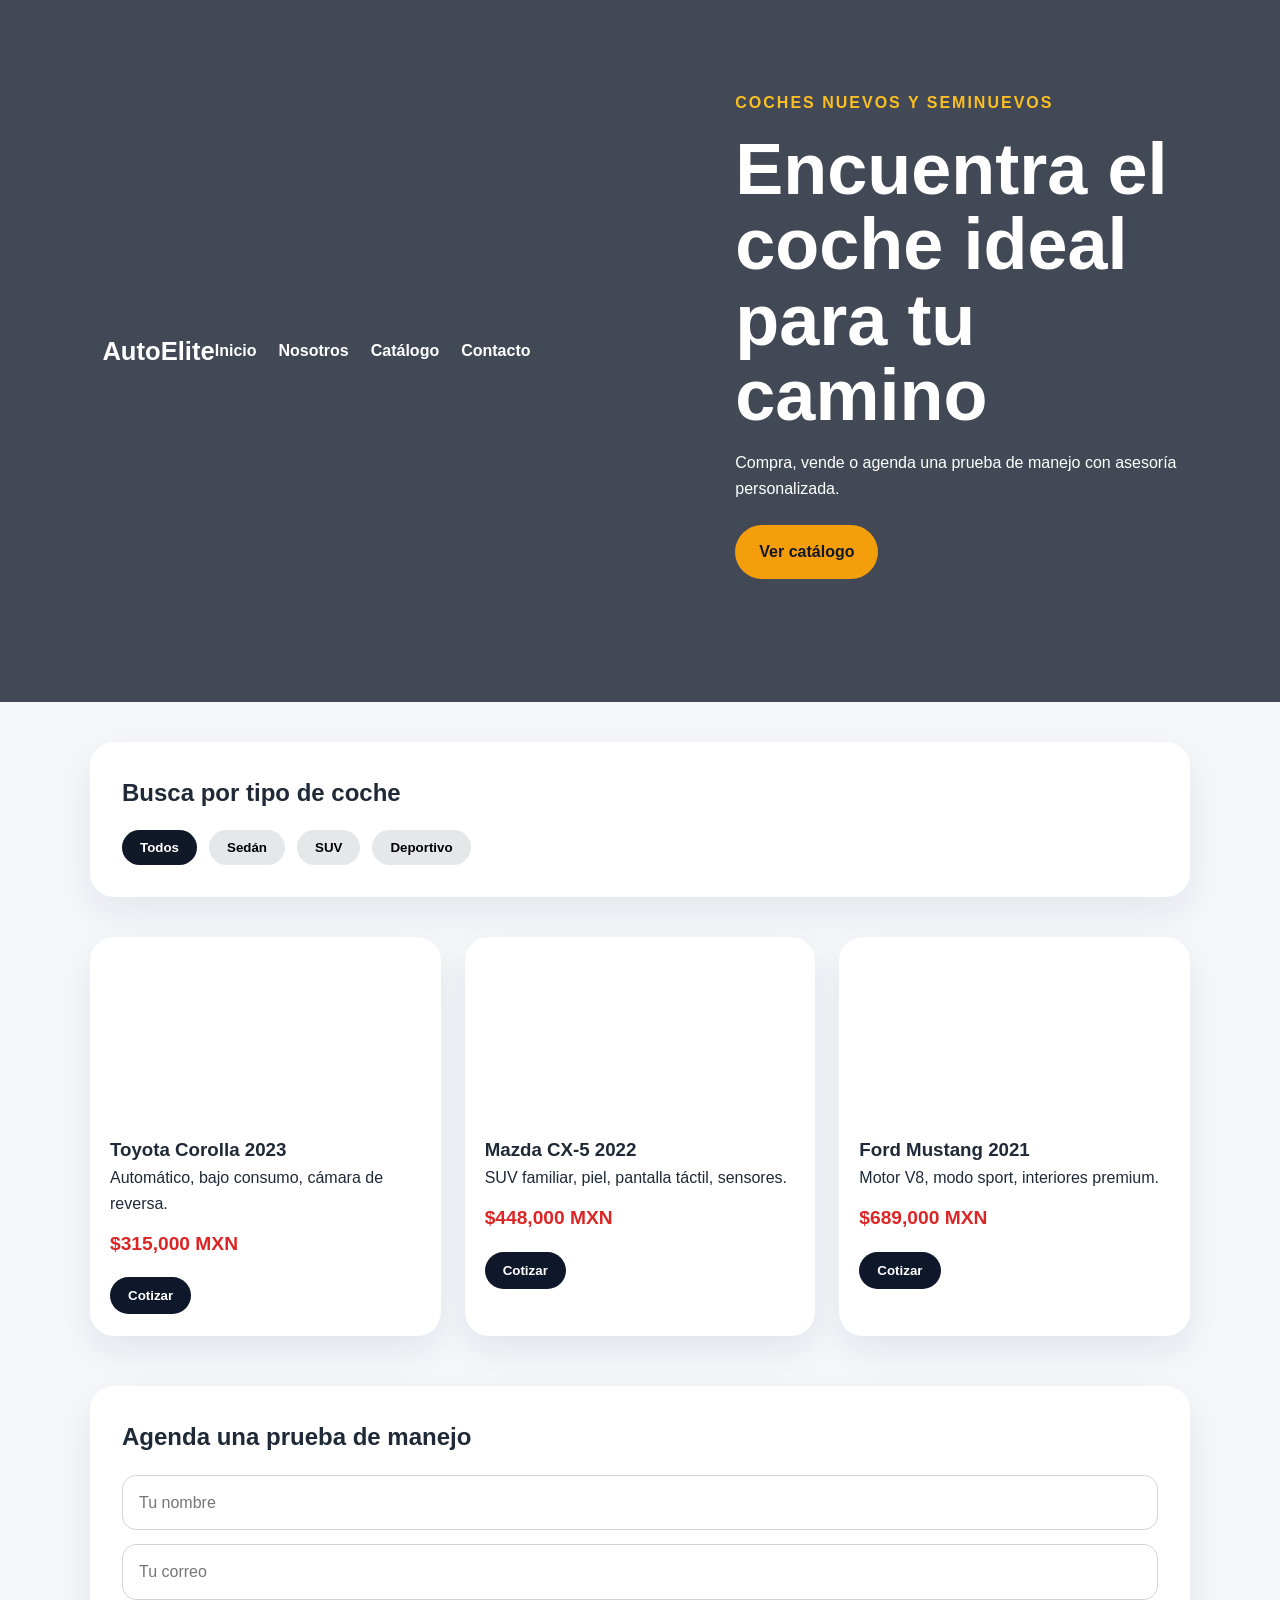
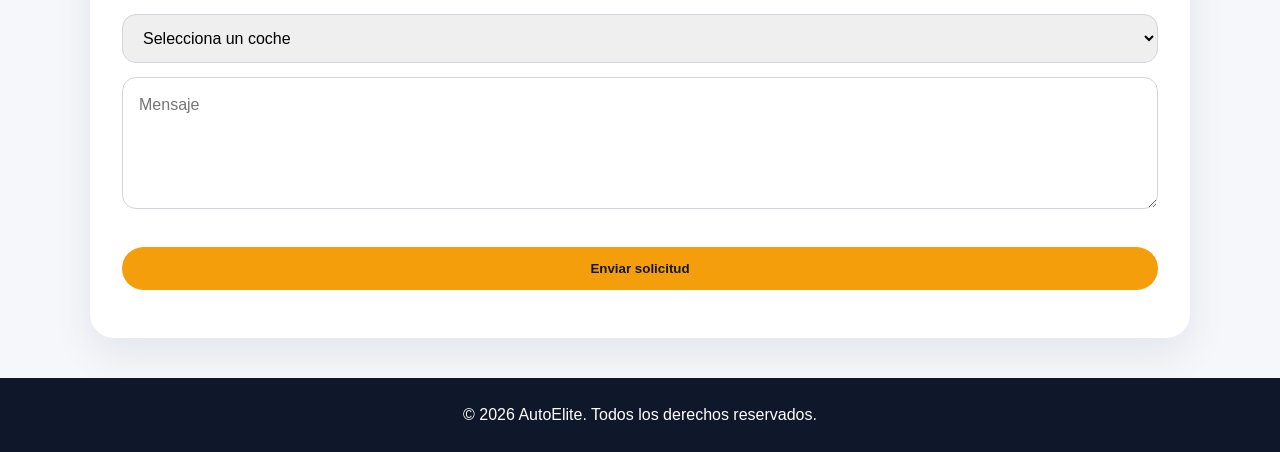
<file: index.html>
<!DOCTYPE html>
<html lang="es">
<head>
  <meta charset="UTF-8" />
  <meta name="viewport" content="width=device-width, initial-scale=1.0" />
  <title>AutoElite | Venta de coches</title>
  <link rel="stylesheet" href="css/styles.css" />
</head>
<body>
  <header class="hero">
    <nav class="navbar">
      <a class="logo" href="index.html">AutoElite</a>
      <div class="nav-links">
        <a href="index.html">Inicio</a>
        <a href="about.html">Nosotros</a>
        <a href="#catalogo">Catálogo</a>
        <a href="#contacto">Contacto</a>
      </div>
    </nav>

    <section class="hero-content">
      <p class="eyebrow">Coches nuevos y seminuevos</p>
      <h1>Encuentra el coche ideal para tu camino</h1>
      <p>Compra, vende o agenda una prueba de manejo con asesoría personalizada.</p>
      <a class="btn" href="#catalogo">Ver catálogo</a>
    </section>
  </header>

  <main>
    <section class="search-card">
      <h2>Busca por tipo de coche</h2>
      <div class="filters">
        <button data-filter="todos" class="active">Todos</button>
        <button data-filter="sedan">Sedán</button>
        <button data-filter="suv">SUV</button>
        <button data-filter="deportivo">Deportivo</button>
      </div>
    </section>

    <section id="catalogo" class="catalog">
      <article class="car-card" data-type="sedan">
        <div class="car-img sedan"></div>
        <h3>Toyota Corolla 2023</h3>
        <p>Automático, bajo consumo, cámara de reversa.</p>
        <span>$315,000 MXN</span>
        <button class="quote-btn" data-car="Toyota Corolla 2023">Cotizar</button>
      </article>

      <article class="car-card" data-type="suv">
        <div class="car-img suv"></div>
        <h3>Mazda CX-5 2022</h3>
        <p>SUV familiar, piel, pantalla táctil, sensores.</p>
        <span>$448,000 MXN</span>
        <button class="quote-btn" data-car="Mazda CX-5 2022">Cotizar</button>
      </article>

      <article class="car-card" data-type="deportivo">
        <div class="car-img sport"></div>
        <h3>Ford Mustang 2021</h3>
        <p>Motor V8, modo sport, interiores premium.</p>
        <span>$689,000 MXN</span>
        <button class="quote-btn" data-car="Ford Mustang 2021">Cotizar</button>
      </article>
    </section>

    <section id="contacto" class="contact">
      <h2>Agenda una prueba de manejo</h2>
      <form id="contactForm">
        <input type="text" id="name" placeholder="Tu nombre" required />
        <input type="email" id="email" placeholder="Tu correo" required />
        <select id="carInterest" required>
          <option value="">Selecciona un coche</option>
          <option>Toyota Corolla 2023</option>
          <option>Mazda CX-5 2022</option>
          <option>Ford Mustang 2021</option>
        </select>
        <textarea id="message" placeholder="Mensaje" rows="4"></textarea>
        <button class="btn" type="submit">Enviar solicitud</button>
      </form>
      <p id="formMessage" class="form-message"></p>
    </section>
  </main>

  <footer>
    <p>© 2026 AutoElite. Todos los derechos reservados.</p>
  </footer>

  <script src="js/app.js"></script>
</body>
</html>
</file>
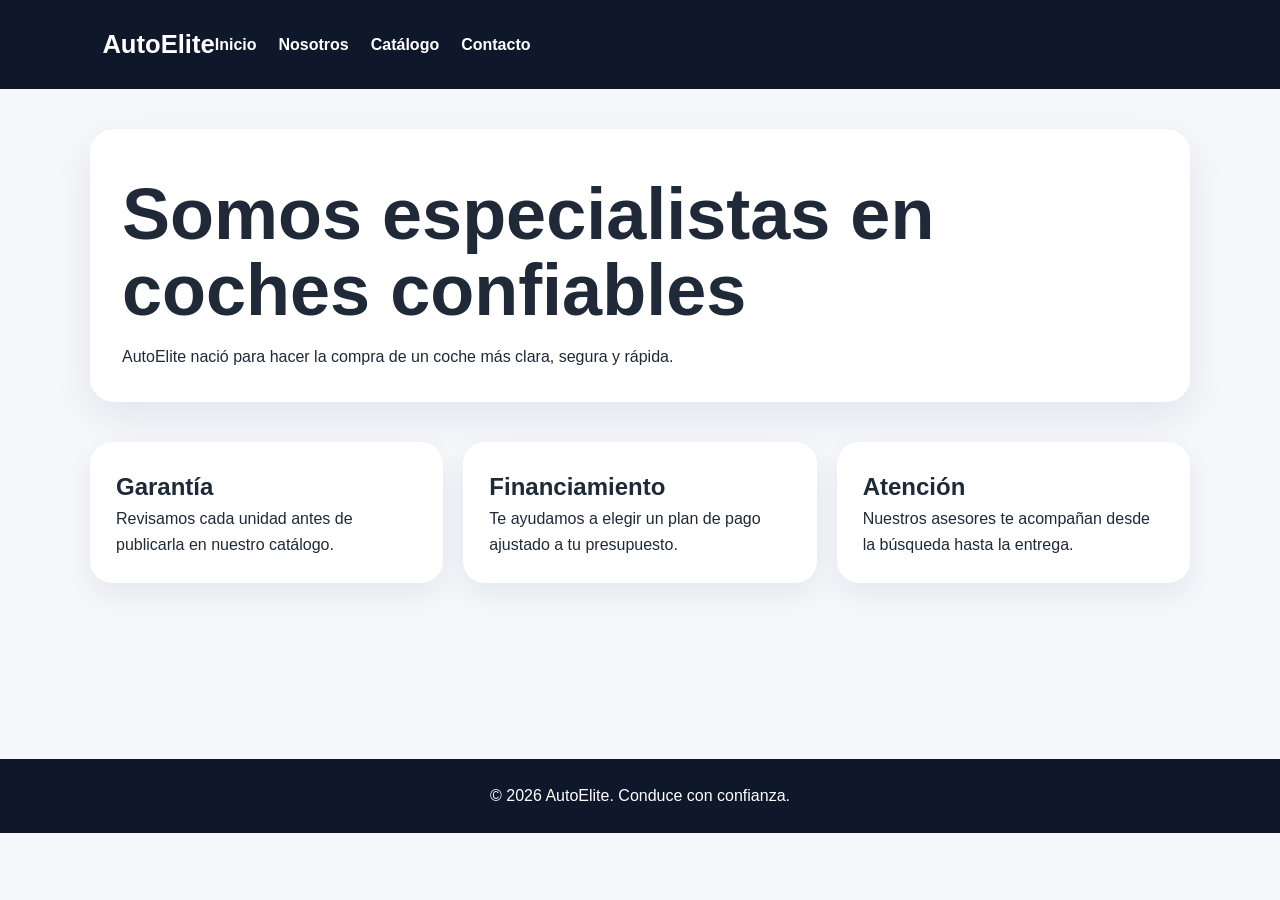
<file: about.html>
<!DOCTYPE html>
<html lang="es">
<head>
  <meta charset="UTF-8" />
  <meta name="viewport" content="width=device-width, initial-scale=1.0" />
  <title>Nosotros | AutoElite</title>
  <link rel="stylesheet" href="css/styles.css" />
</head>
<body>
  <nav class="navbar navbar-dark">
    <a class="logo" href="index.html">AutoElite</a>
    <div class="nav-links">
      <a href="index.html">Inicio</a>
      <a href="about.html">Nosotros</a>
      <a href="index.html#catalogo">Catálogo</a>
      <a href="index.html#contacto">Contacto</a>
    </div>
  </nav>

  <main class="about-page">
    <section class="about-hero">
      <h1>Somos especialistas en coches confiables</h1>
      <p>AutoElite nació para hacer la compra de un coche más clara, segura y rápida.</p>
    </section>

    <section class="values">
      <article>
        <h2>Garantía</h2>
        <p>Revisamos cada unidad antes de publicarla en nuestro catálogo.</p>
      </article>
      <article>
        <h2>Financiamiento</h2>
        <p>Te ayudamos a elegir un plan de pago ajustado a tu presupuesto.</p>
      </article>
      <article>
        <h2>Atención</h2>
        <p>Nuestros asesores te acompañan desde la búsqueda hasta la entrega.</p>
      </article>
    </section>
  </main>

  <footer>
    <p>© 2026 AutoElite. Conduce con confianza.</p>
  </footer>
</body>
</html>
</file>
<file: css/styles.css>
* {
  box-sizing: border-box;
  margin: 0;
  padding: 0;
}

body {
  font-family: Arial, Helvetica, sans-serif;
  color: #1f2937;
  background: #f5f7fb;
  line-height: 1.6;
}

.hero {
  min-height: 78vh;
  background: linear-gradient(rgba(6, 15, 30, 0.75), rgba(6, 15, 30, 0.75)),
    url("https://images.unsplash.com/photo-1492144534655-ae79c964c9d7?auto=format&fit=crop&w=1600&q=80") center/cover;
  color: white;
  display: flex;
  justify-content: space-between;
}

.navbar {
  display: flex;
  
  align-items: center;
  padding: 24px 8%;
}

.navbar-dark {
  background: #0f172a;
  color: white;
}

.logo {
  color: inherit;
  font-size: 1.6rem;
  font-weight: 800;
  text-decoration: none;
}

.nav-links {
  display: flex;
  gap: 22px;
}

.nav-links a {
  color: inherit;
  text-decoration: none;
  font-weight: 600;
}

.nav-links a:hover {
  color: #f59e0b;
}

.hero-content {
  max-width: 720px;
  padding: 90px 8%;
}

.eyebrow {
  color: #fbbf24;
  font-weight: 700;
  text-transform: uppercase;
  letter-spacing: 2px;
}

h1 {
  font-size: clamp(2.3rem, 6vw, 4.5rem);
  line-height: 1.05;
  margin: 16px 0;
}

.btn,
.quote-btn,
.filters button {
  border: none;
  cursor: pointer;
  border-radius: 999px;
  font-weight: 700;
}

.btn {
  display: inline-block;
  margin-top: 24px;
  padding: 14px 24px;
  background: #f59e0b;
  color: #111827;
  text-decoration: none;
}

.search-card,
.contact,
.about-hero {
  width: min(1100px, 92%);
  margin: 40px auto;
  background: white;
  padding: 32px;
  border-radius: 24px;
  box-shadow: 0 15px 40px rgba(15, 23, 42, 0.08);
}

.filters {
  display: flex;
  gap: 12px;
  flex-wrap: wrap;
  margin-top: 18px;
}

.filters button {
  padding: 10px 18px;
  background: #e5e7eb;
}

.filters button.active,
.filters button:hover {
  background: #111827;
  color: white;
}

.catalog {
  width: min(1100px, 92%);
  margin: 0 auto 50px;
  display: grid;
  grid-template-columns: repeat(auto-fit, minmax(250px, 1fr));
  gap: 24px;
}

.car-card {
  background: white;
  border-radius: 24px;
  overflow: hidden;
  box-shadow: 0 15px 35px rgba(15, 23, 42, 0.08);
  transition: transform 0.2s ease;
}

.car-card:hover {
  transform: translateY(-6px);
}

.car-card h3,
.car-card p,
.car-card span,
.car-card button {
  margin-left: 20px;
  margin-right: 20px;
}

.car-card h3 {
  margin-top: 18px;
}

.car-card span {
  display: block;
  margin-top: 12px;
  color: #dc2626;
  font-size: 1.2rem;
  font-weight: 800;
}

.quote-btn {
  margin-top: 18px;
  margin-bottom: 22px;
  padding: 11px 18px;
  background: #0f172a;
  color: white;
}

.car-img {
  height: 180px;
  background-size: cover;
  background-position: center;
}

.sedan {
  background-image: url("https://images.unsplash.com/photo-1549924231-f129b911e442?auto=format&fit=crop&w=900&q=80");
}

.suv {
  background-image: url("https://images.unsplash.com/photo-1519641471654-76ce0107ad1b?auto=format&fit=crop&w=900&q=80");
}

.sport {
  background-image: url("https://images.unsplash.com/photo-1503376780353-7e6692767b70?auto=format&fit=crop&w=900&q=80");
}

form {
  display: grid;
  gap: 14px;
  margin-top: 18px;
}

input,
select,
textarea {
  width: 100%;
  padding: 14px 16px;
  border: 1px solid #d1d5db;
  border-radius: 14px;
  font: inherit;
}

.form-message {
  margin-top: 16px;
  font-weight: 700;
  color: #047857;
}

.about-page {
  min-height: 70vh;
}

.values {
  width: min(1100px, 92%);
  margin: 0 auto 50px;
  display: grid;
  grid-template-columns: repeat(auto-fit, minmax(220px, 1fr));
  gap: 20px;
}

.values article {
  background: white;
  padding: 26px;
  border-radius: 22px;
  box-shadow: 0 12px 28px rgba(15, 23, 42, 0.07);
}

footer {
  text-align: center;
  padding: 24px;
  background: #0f172a;
  color: white;
}

@media (max-width: 700px) {
  .navbar {
    align-items: flex-start;
    flex-direction: column;
    gap: 16px;
  }

  .nav-links {
    flex-wrap: wrap;
    gap: 14px;
  }
}
</file>
